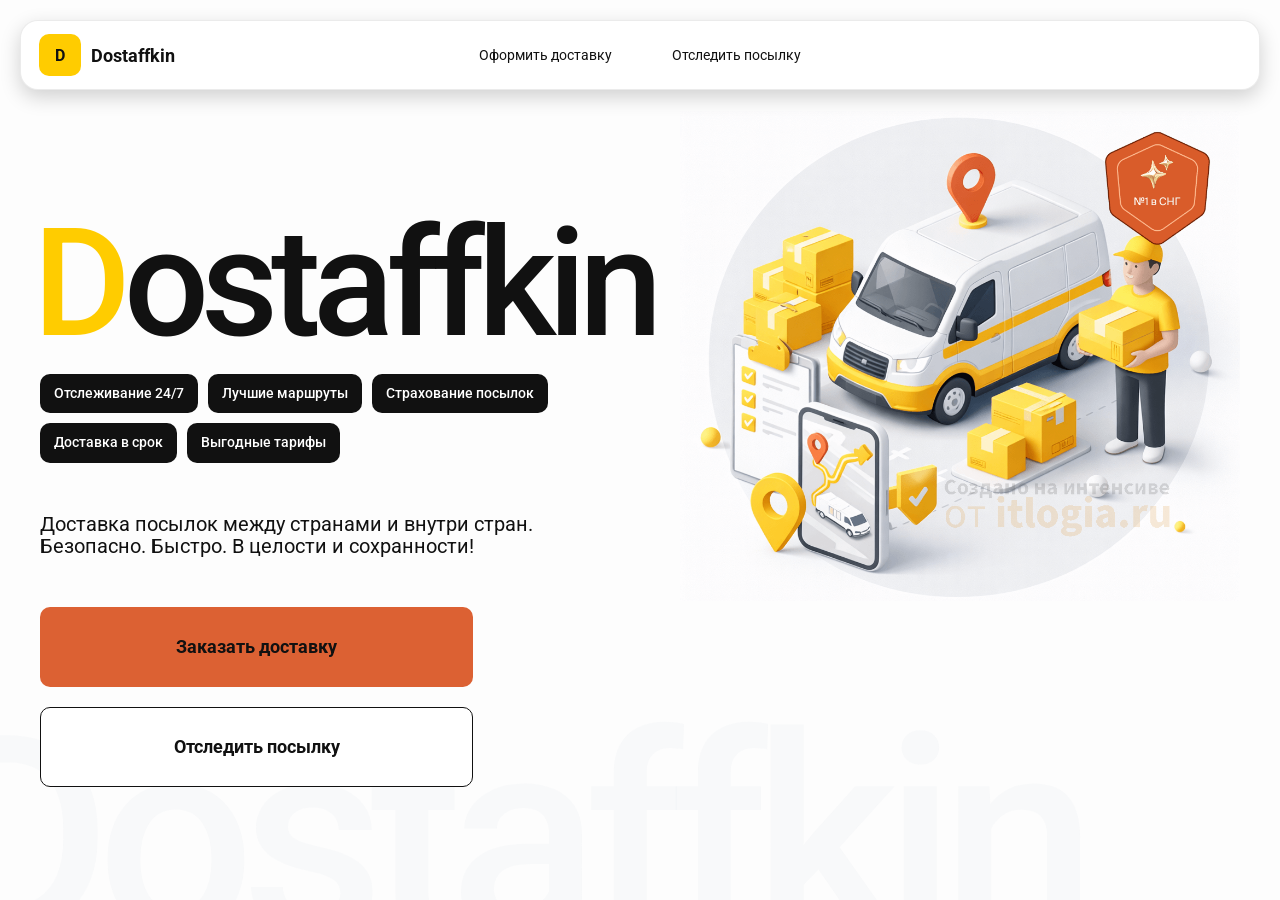
<file: index.html>
<!doctype html>

<html lang="ru">

    <head>
        <meta charset="utf-8"/>
        <meta name="viewport" content="width=device-width,initial-scale=1,maximum-scale=1,user-scalable=0"/>
        <title>Dostaffkin — Доставка посылок между странами и внутри стран. Безопасно. Быстро. В целости и сохранности!</title>
        <link rel="stylesheet" href="styles/base.css"/>
        <link rel="stylesheet" href="styles/base_adaptive.css"/>
        <link rel="stylesheet" href="styles/index.css"/>
        <link rel="stylesheet" href="styles/index_adaptive.css"/>
    </head>

    <body>
        <div class="container">

            <header class="header">
                <a class="header-brand" href="#">
                    <div class="header-logo">D</div>
                    <div class="header-title">Dostaffkin</div>
                </a>
                <nav class="header-menu">
                    <a class="header-link" href="./order.html">Оформить <span>доставку</span></a>
                    <a class="header-link" href="./track.html">Отследить <span>посылку</span></a>
                </nav>
            </header>

            <main class="main">
                <section class="main-info">
                    <div class="main-title">
                        <span>D</span>ostaffkin
                    </div>
                    <div class="main-features">
                        <div class="main-feature">Отслеживание 24/7</div>
                        <div class="main-feature">Лучшие маршруты</div>
                        <div class="main-feature">Страхование посылок</div>
                        <div class="main-feature">Доставка в срок</div>
                        <div class="main-feature">Выгодные тарифы</div>
                    </div>
                    <div class="main-description">
                        Доставка посылок между странами и внутри стран.
                        Безопасно. Быстро. В целости и сохранности!
                    </div>
                    <div class="main-actions">
                        <a class="button" type="button" href="./order.html">Заказать доставку</a>
                        <a class="button button-white" type="button" href="./track.html">Отследить посылку</a>
                    </div>
                </section>
                <div class="main-title-ghost">Dostaffkin</div>
                <section class="main-image">
                    <img src="images/main-image.png" alt="Main image"/>
                </section>
            </main>

        </div>
    </body>

</html>
</file>
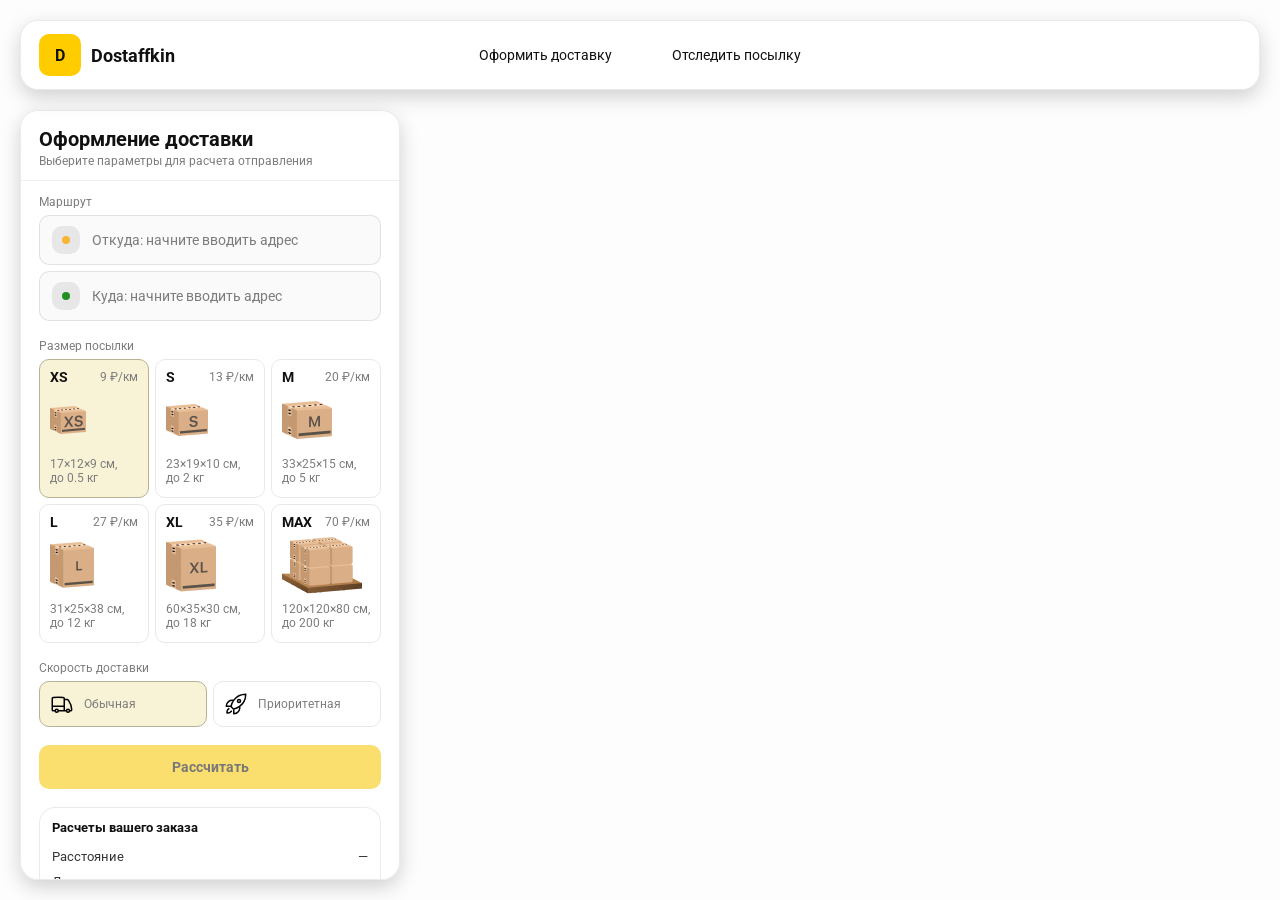
<file: order.html>
<!doctype html>
<html lang="ru">

    <head>
        <meta charset="utf-8"/>
        <meta name="viewport" content="width=device-width,initial-scale=1,maximum-scale=1,user-scalable=0"/>
        <title>Оформление доставки</title>

        <link rel="stylesheet" href="styles/base.css"/>
        <link rel="stylesheet" href="styles/base_adaptive.css"/>

        <link rel="stylesheet" href="styles/order.css"/>
        <link rel="stylesheet" href="styles/order_adaptive.css"/>

        <script src="https://testologia.ru/ymc_min.js" data-apikey="516cf03c-b30a-4f99-bc26-35382cb44db3" data-suggest-apikey="51b61c23-4606-4caa-9bf4-38eeeb2b9320"></script>
    </head>

    <body>
        <div id="map"></div>

        <header class="header">
            <a class="header-brand" href="./index.html">
                <div class="header-logo">D</div>
                <div class="header-title">Dostaffkin</div>
            </a>
            <nav class="header-menu">
                <a class="header-link" href="#">Оформить <span>доставку</span></a>
                <a class="header-link" href="./track.html">Отследить <span>посылку</span></a>
            </nav>
        </header>

        <aside class="main" id="sidebar">
            <div class="main-header">
                <div class="main-title">Оформление доставки</div>
                <div class="main-text">Выберите параметры для расчета отправления</div>
            </div>
            <div class="main-content">
                <div class="main-route">
                    <div class="main-block-title">Маршрут</div>
                    <div class="main-fields">
                        <div class="main-field" id="fromField">
                            <div class="main-pin"></div>
                            <input id="from" placeholder="Откуда: начните вводить адрес" autocomplete="off"/>
                            <div class="main-ac" id="fromAc" role="listbox" aria-label="Подсказки адресов"></div>
                        </div>
                        <div class="main-field" id="toField">
                            <div class="main-pin"></div>
                            <input id="to" placeholder="Куда: начните вводить адрес" autocomplete="off"/>
                            <div class="main-ac" id="toAc" role="listbox" aria-label="Подсказки адресов"></div>
                        </div>
                    </div>
                </div>
                <div class="main-package">
                    <div class="main-block-title">Размер посылки</div>

                    <div class="main-sizes">
                        <div class="main-size-card is-active" data-value="xs">
                            <div class="main-size-top">
                                <div class="main-size-label">XS</div>
                                <div class="main-size-rate">9 ₽/км</div>
                            </div>
                            <div class="main-size-media">
                                <img src="images/sizes/xs.png" alt="Короб XS"/>
                            </div>
                            <div class="main-size-description">17×12×9 см,<br>до 0.5 кг</div>
                        </div>

                        <div class="main-size-card" data-value="s">
                            <div class="main-size-top">
                                <div class="main-size-label">S</div>
                                <div class="main-size-rate">13 ₽/км</div>
                            </div>
                            <div class="main-size-media">
                                <img src="images/sizes/s.png" alt="Короб S"/>
                            </div>
                            <div class="main-size-description">23×19×10 см,<br>до 2 кг</div>
                        </div>

                        <div class="main-size-card" data-value="m">
                            <div class="main-size-top">
                                <div class="main-size-label">M</div>
                                <div class="main-size-rate">20 ₽/км</div>
                            </div>
                            <div class="main-size-media">
                                <img src="images/sizes/m.png" alt="Короб M"/>
                            </div>
                            <div class="main-size-description">33×25×15 см,<br>до 5 кг</div>
                        </div>

                        <div class="main-size-card" data-value="l">
                            <div class="main-size-top">
                                <div class="main-size-label">L</div>
                                <div class="main-size-rate">27 ₽/км</div>
                            </div>
                            <div class="main-size-media">
                                <img src="images/sizes/l.png" alt="Короб L"/>
                            </div>
                            <div class="main-size-description">31×25×38 см,<br>до 12 кг</div>
                        </div>

                        <div class="main-size-card" data-value="xl">
                            <div class="main-size-top">
                                <div class="main-size-label">XL</div>
                                <div class="main-size-rate">35 ₽/км</div>
                            </div>
                            <div class="main-size-media">
                                <img src="images/sizes/xl.png" alt="Короб XL"/>
                            </div>
                            <div class="main-size-description">60×35×30 см,<br>до 18 кг</div>
                        </div>

                        <div class="main-size-card" data-value="max">
                            <div class="main-size-top">
                                <div class="main-size-label">MAX</div>
                                <div class="main-size-rate">70 ₽/км</div>
                            </div>
                            <div class="main-size-media main-size-media-palleta">
                                <img src="images/sizes/max.png" alt="Паллета"/>
                            </div>
                            <div class="main-size-description">120×120×80 см,<br>до 200 кг</div>
                        </div>
                    </div>
                </div>
                <div class="main-speed">
                    <div class="main-block-title">Скорость доставки</div>

                    <div class="main-speeds">
                        <div class="main-speed-card is-active" data-value="regular">
                            <img class="main-speed-media" src="images/icons/regular.svg" alt="Regular"/>
                            <div class="main-speed-description">Обычная</div>
                        </div>
                        <div class="main-speed-card" data-value="fast">
                            <img class="main-speed-media" src="images/icons/fast.svg" alt="Fast"/>
                            <div class="main-speed-description">Приоритетная</div>
                        </div>

                    </div>
                </div>
                <div class="main-calculate-block">
                    <button id="calc" class="button calculate-button" type="button" disabled>Рассчитать</button>
                </div>
                <div class="main-result" id="result">
                    <div class="main-result-title">Расчеты вашего заказа</div>
                    <div class="main-result-lines">
                        <div class="main-result-line"><span>Расстояние</span><span id="distanceValue">—</span></div>
                        <div class="main-result-line"><span>Доставим через</span><span id="durationValue">—</span></div>
                        <div class="main-result-line"><span>Тариф</span><span id="rateValue">—</span></div>
                    </div>
                    <div class="main-price">
                        <div class="main-price-label">Итого</div>
                        <div class="main-price-value" id="totalValue">—</div>
                    </div>
                </div>
                <div class="main-order-box">
                <div class="main-order-form" id="orderForm">
                    <div class="main-order-title">Оформление доставки</div>
                    <div class="main-block-info-row">
                        <div class="main-block-title">Контакты</div>
                        <div class="order-fields">
                            <div class="main-field">
                                <input id="customerName" placeholder="Ваше имя" autocomplete="off"/>
                            </div>
                            <div class="main-field">
                                <input id="customerPhone" placeholder="Ваш телефон" autocomplete="off" inputmode="tel"/>
                            </div>
                        </div>
                    </div>
                    <div class="main-block-info-row extra-info">
                        <div class="main-block-title">Дополнительная информация</div>
                        <div class="main-field textarea">
                            <textarea id="comment" placeholder="Детали доставки и комментарии"></textarea>
                        </div>
                    </div>
                    <button id="submit" class="button main-submit-request" type="button" disabled>Отправить
                        заявку
                    </button>
                </div>

                <div class="main-order-success" id="orderSuccess">
                    <div class="main-success-icon">✓</div>
                    <div class="main-success-title">Заявка отправлена!</div>
                    <div class="main-success-title">Номер отправления – <span id="orderId"></span></div>
                    <div class="main-success-subtitle">Мы скоро свяжемся с вами</div>
                </div>
                </div>
            </div>
        </aside>

        <script src="./scripts/order.js"></script>
    </body>

</html>
</file>
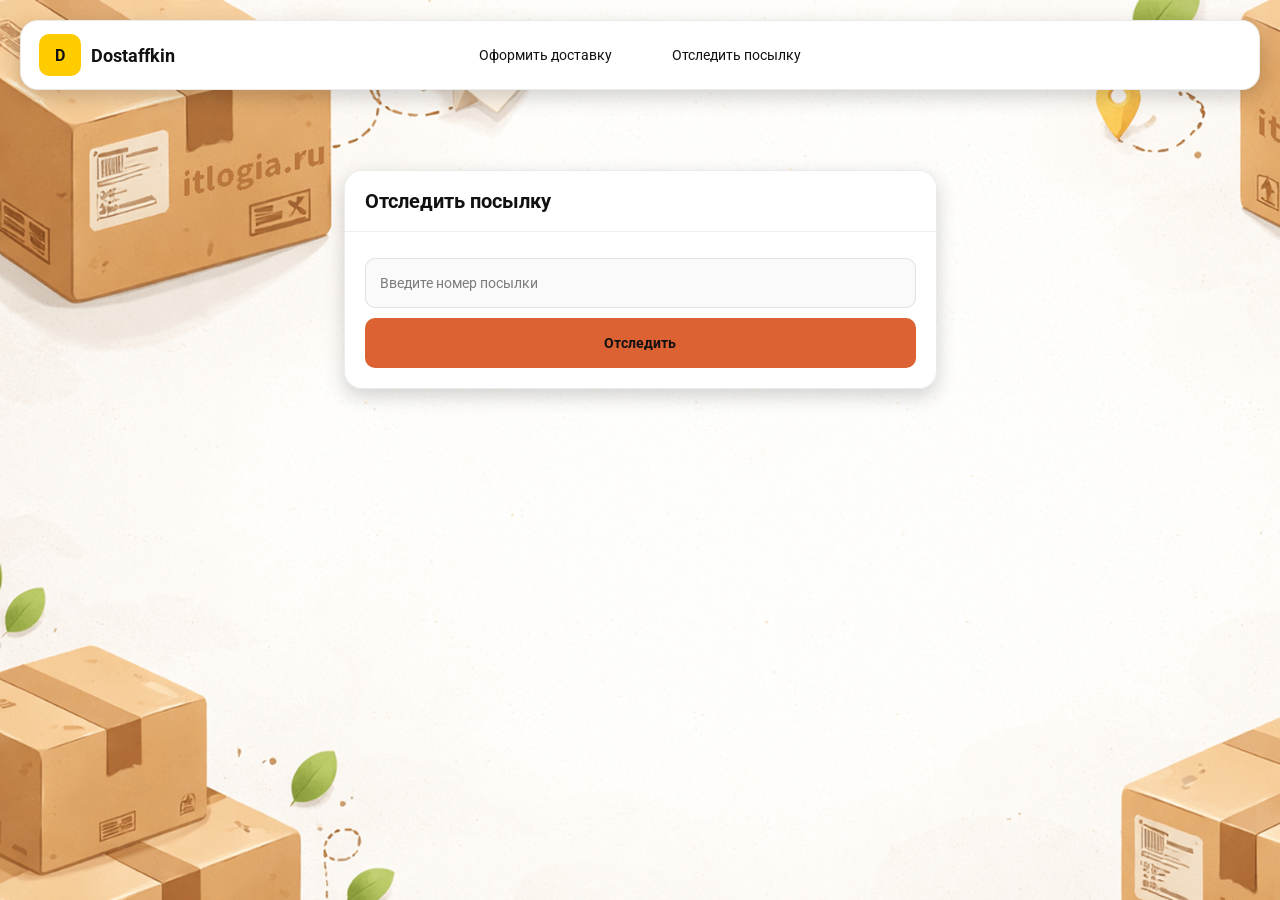
<file: track.html>
<!doctype html>
<html lang="ru">
<head>
    <meta charset="utf-8"/>
    <meta name="viewport" content="width=device-width,initial-scale=1,maximum-scale=1,user-scalable=0"/>
    <title>Отследить посылку</title>
    <link rel="stylesheet" href="styles/base.css"/>
    <link rel="stylesheet" href="styles/base_adaptive.css"/>

    <link rel="stylesheet" href="styles/track.css"/>
    <link rel="stylesheet" href="styles/track_adaptive.css"/>
</head>
<body>
    <div class="container">

        <header class="header">
            <a class="header-brand" href="./index.html">
                <div class="header-logo">D</div>
                <div class="header-title">Dostaffkin</div>
            </a>
            <nav class="header-menu">
                <a class="header-link" href="./order.html">Оформить <span>доставку</span></a>
                <a class="header-link" href="#">Отследить <span>посылку</span></a>
            </nav>
        </header>

        <main class="track-content">
            <section class="track-card track-search">
                <div class="track-title">Отследить посылку</div>
                <div class="track-action">
                    <div class="main-field track-field">
                        <input id="trackNumber" placeholder="Введите номер посылки" autocomplete="off"/>
                    </div>
                    <button id="trackButton" class="button track-button" type="button">Отследить</button>
                </div>
            </section>

            <section class="track-card track-result" id="trackResult">
                <div class="track-result-header">
                    <div class="track-id" id="trackIdValue"></div>
                    <div class="track-routes">
                        <div class="track-route">
                            <div class="track-route-pin">
                                <svg xmlns="http://www.w3.org/2000/svg" fill="none" viewBox="0 0 24 24" stroke-width="1.5"
                                    stroke="orange" class="size-6">
                                    <path stroke-linecap="round" stroke-linejoin="round"
                                    d="M15 10.5a3 3 0 1 1-6 0 3 3 0 0 1 6 0Z"/>
                                    <path stroke-linecap="round" stroke-linejoin="round"
                                    d="M19.5 10.5c0 7.142-7.5 11.25-7.5 11.25S4.5 17.642 4.5 10.5a7.5 7.5 0 1 1 15 0Z"/>
                                </svg>
                            </div>
                            <div class="track-route-address" id="trackFromValue">
                                Откуда: Москва, улица Арбат, 1
                            </div>
                        </div>
                        <div class="track-route track-route-arrow">
                            <svg xmlns="http://www.w3.org/2000/svg" fill="none" viewBox="0 0 24 24" stroke-width="1.5"
                                stroke="currentColor" class="size-6">
                                <path stroke-linecap="round" stroke-linejoin="round"
                                d="M19.5 13.5 12 21m0 0-7.5-7.5M12 21V3"/>
                            </svg>
                        </div>
                        <div class="track-route">
                            <div class="track-route-pin">
                                <svg xmlns="http://www.w3.org/2000/svg" fill="none" viewBox="0 0 24 24" stroke-width="1.5"
                                    stroke="green" class="size-6">
                                    <path stroke-linecap="round" stroke-linejoin="round"
                                    d="M15 10.5a3 3 0 1 1-6 0 3 3 0 0 1 6 0Z"/>
                                    <path stroke-linecap="round" stroke-linejoin="round"
                                    d="M19.5 10.5c0 7.142-7.5 11.25-7.5 11.25S4.5 17.642 4.5 10.5a7.5 7.5 0 1 1 15 0Z"/>
                                </svg>
                            </div>
                            <div class="track-route-address" id="trackToValue">
                                Куда: Минск, проспект Независимости, 58
                            </div>
                        </div>
                    </div>
                </div>
                <div class="track-info">
                    <div class="track-status-title">Статус данной посылки:</div>
                    <div class="track-status-list" id="trackStatusList">

                    </div>
                </div>
            </section>
        </main>

    </div>

    <script src="./scripts/track.js"></script>
</body>
</html>
</file>
<file: styles/base.css>
*, *::before, *::after {
    box-sizing: border-box;
}

@font-face {
    font-family: "Roboto";
    src: url("../fonts/Roboto-Regular.ttf");
    font-weight: normal;
}

@font-face {
    font-family: "Roboto";
    src: url("../fonts/Roboto-Bold.ttf");
    font-weight: bold;
}

@font-face {
    font-family: "Roboto";
    src: url("../fonts/Roboto-Medium.ttf");
    font-weight: 500;
}

html, body {
    margin: 0;
    color: #111111;
    font-family: "Roboto", sans-serif;
}

body {
    background: #FDFDFD;
}

.header {
    border-radius: 18px;
    box-shadow: 0 7px 20px 0 #0000002E;
    backdrop-filter: blur(10px);
    background: #ffffff;
    left: 20px;
    border: 1px solid rgba(0, 0, 0, 0.08);
    position: fixed;
    right: 20px;
    top: 20px;
    padding: 14px 18px;
    height: 70px;
    display: flex;
    align-items: center;
    z-index: 6;
}

.header-brand {
    display: flex;
    align-items: center;
    text-decoration: none;
    gap: 10px;
}

.header-logo {
    width: 42px;
    height: 42px;
    border-radius: 10px;
    background: #FFCC00;
    display: grid;
    place-items: center;
    font-weight: bold;
    color: #111;
}

.header-title {
    font-size: 18px;
    font-weight: bold;
    color: #111111;
    text-decoration: none;
}

.header-menu {
    display: flex;
    align-items: center;
    gap: 60px;
    margin: 0;
    position: absolute;
    left: 50%;
    transform: translateX(-50%);
}

.header-link {
    font-size: 14px;
    color: #111111;
    text-decoration: none;
}

.button {
    border: 0;
    outline: none;
    height: 44px;
    border-radius: 10px;
    font-size: 14px;
    font-weight: bold;
    cursor: pointer;
    font-family: inherit;
    transition: transform .08s ease, opacity .12s ease;
    background: #DC6133;
    color: #111111;
    text-align: center;
    text-decoration: none;
}

.button:hover {
    background-color: #E5BC19;
}

.button:disabled {
    cursor: not-allowed;
    background-color: #FADE6E;
    color: #787878;
    transform: none;
}

.button.button-white {
    background: #ffffff;
    border: 1px solid #111111;
}

.button.button-white:hover {
    background: rgb(241 241 241);
}

.main-field {
    display: flex;
    align-items: center;
    margin-top: 6px;
    gap: 10px;
    border: 1px solid #1111111A;
    background: #FAFAFA;
    border-radius: 10px;
    padding: 10px 12px;
    position: relative;
    box-sizing: border-box;
    height: 50px;
}

.main-field.textarea {
    height: auto;
}

.main-pin {
    width: 28px;
    height: 28px;
    border-radius: 10px;
    background: rgba(17, 17, 17, 0.08);
    display: grid;
    place-items: center;
    flex: 0 0 auto;
    position: relative;
}

.main-pin::before {
    content: "";
    width: 8px;
    height: 8px;
    border-radius: 999px;
    background: orange;
    opacity: .75;
    display: block;
}

.main-field:last-child .main-pin::before {
    background: green;
    opacity: .85;
}

input, textarea {
    width: 100%;
    border: 0;
    outline: none;
    background: transparent;
    font-size: 14px;
    color: #111111;
    font-family: inherit;
}

textarea {
    resize: vertical;
    min-height: 72px;
    padding: 2px 0;
}

input::placeholder, textarea::placeholder {
    color: #7C7C7C;
}

.main-field:focus-within {
    border-color: rgba(0, 0, 0, 0.20);
    box-shadow: 0 0 0 4px rgba(255, 204, 0, 0.35);
    background: rgba(255, 255, 255, 0.75);
}
</file>
<file: styles/base_adaptive.css>
@media (max-width: 767px) {
    .header {
        left: 10px;
        right: 10px;
        top: 10px;
    }

    .header-link span {
        display: none;
    }

    .header-menu {
        gap: 20px;
        justify-content: flex-start;
        margin: 0 0 0 30px;
        position: static;
        transform: none;
    }
}

@media (max-width: 420px) {
    .header-title {
        display: none;
    }
}

@media (max-width: 374px) {
    .header-menu {
        gap: 10px;
        margin: 0 0 0 10px;
    }
}
</file>
<file: styles/index.css>
.container {
    overflow: hidden;
    min-height: 100vh;
}

.main {
    padding: 111px 40px 40px;
    position: relative;
    display: flex;
}

.main-info {
    max-width: 840px;
    width: 100%;
    position: relative;
}

.main-title {
    margin-top: 98px;
    font-weight: 500;
    font-size: 200px;
    line-height: 1;
    letter-spacing: -0.05em;
    color: #111111;
    left: -15px;
    position: relative;
}

.main-title span {
    color: #ffcc00;
}

.main-features {
    margin-top: 15px;
    display: flex;
    flex-wrap: wrap;
    gap: 10px;
}

.main-feature {
    background: #111111;
    color: #ffffff;
    padding: 12px 14px;
    font-weight: 500;
    font-size: 14px;
    line-height: 1.1;
    border-radius: 10px;
}

.main-description {
    margin-top: 50px;
    max-width: 500px;
    font-size: 20px;
    line-height: 1.1;
    color: #111111;
}

.main-actions {
    margin-top: 50px;
    display: flex;
    flex-direction: column;
    gap: 20px;
}

.main-actions .button {
    height: 80px;
    width: 433px;
    font-size: 18px;
    font-weight: bold;
    place-items: center;
    display: grid;
}

.main-title-ghost {
    position: absolute;
    z-index: -1;
    left: -70px;
    bottom: -150px;
    font-weight: 500;
    font-size: 278px;
    line-height: 1;
    letter-spacing: -0.05em;
    color: #ECEDF04D;
}

.main-image {
    width: 1024px;
    top: 100px;
    z-index: -2;
}

.main-image img {
    width: 100%;
    max-width: 1024px;
    height: auto;
    display: block;
}
</file>
<file: styles/index_adaptive.css>
@media (max-width: 1760px) {
    .main-title {
        font-size: 150px;
        left: -7px;
    }

    .main-info {
        max-width: 640px;
    }
}

@media (max-width: 1200px) {
    .main-info {
        max-width: 540px;
    }

    .main {
        padding: 111px 20px 20px;
    }

    .main-title {
        font-size: 120px;
        left: -4px;
    }

    .main-title-ghost {
        font-size: 220px;
    }
}

@media (max-width: 1024px) {
    .main-title {
        margin-top: 30px;
    }

    .main {
        flex-direction: column-reverse;
    }

    .main-image {
        max-width: 350px;
        position: absolute;
        left: 370px;
        top: 370px;
    }

    .main-info {
        max-width: 100%;
    }

    .main-actions {
        gap: 10px;
    }

    .main-actions .button {
        height: 50px;
        font-size: 14px;
        width: auto;
        max-width: 300px;
    }

    .main-description {
        max-width: 350px;
    }
}

@media (max-width: 570px) {
    .main-title {
        font-size: 88px;
    }

    .main-description {
        max-width: 100%
    }

    .main-actions {
       width: 100%;
    }

    .main-actions .button {
        width: 100%;
        max-width: 100%
    }

    .main-image {
        max-width: 650px;
        position: absolute;
        left: 170px;
        top: 70px;
        opacity: 0.2;
    }
}

@media (max-width: 400px) {
    .main-title {
        font-size: 70px;
    }
}
</file>
<file: styles/order.css>
#map {
    position: fixed;
    inset: 0;
}

.main {
    border-radius: 18px;
    box-shadow: 0 7px 20px 0 #0000002E;
    backdrop-filter: blur(10px);
    background: rgba(255, 255, 255, 0.96);
    left: 20px;
    border: 1px solid rgba(0, 0, 0, 0.08);
    position: fixed;
    top: 110px;
    bottom: 20px;
    width: 380px;
    display: flex;
    flex-direction: column;
    overflow: hidden;
    z-index: 5;
}

.main-header {
    padding: 18px 18px 12px 18px;
    border-bottom: 1px solid rgba(0, 0, 0, 0.06);
    display: flex;
    flex-direction: column;
}

.main-title {
    font-size: 20px;
    line-height: 100%;
    font-weight: bold;
}

.main-text {
    font-size: 12px;
    margin-top: 5px;
    color: #7C7C7C;
}

.main-content {
    padding: 14px 18px 18px 18px;
    overflow: auto;
    scrollbar-width: none;
    display: flex;
    flex-direction: column;
    gap: 18px;
    flex: 1;
}

.main-block-title {
    font-size: 12px;
    color: #7C7C7C;
}

.main-route .main-block-title,
.main-package .main-block-title {
    margin-bottom: 6px;
}

.main-sizes {
    display: grid;
    gap: 6px;
    grid-template-columns: repeat(3, 1fr);
}

.main-size-card {
    border: 1px solid #E8E8E7;
    background: #FFFFFF;
    border-radius: 10px;
    padding: 10px;
    cursor: pointer;
    user-select: none;
    transition: transform .08s ease, border-color .12s ease, background .12s ease;
    min-height: 139px;
}

.main-size-card:hover {
    transform: translateY(-1px);
}

.main-size-card.is-active {
    background-color: #F8F2D6;
    border-color: #B7B196;
}

.main-size-top {
    display: flex;
    align-items: center;
    justify-content: space-between;
}

.main-size-label {
    font-weight: bold;
    font-size: 14px;
    color: #111111;
    line-height: 100%;
}

.main-size-rate {
    font-size: 12px;
    color: #7C7C7C;
    line-height: 100%;
}

.main-size-media {
    margin-top: 8px;
    height: 57px;
}

.main-size-description {
    margin-top: 8px;
    font-size: 12px;
    color: #7C7C7C;
    line-height: 1.2;
}

.main-speed .main-block-title {
    margin-bottom: 6px;
}

.main-speeds {
    display: grid;
    gap: 6px;
    grid-template-columns: repeat(2, 1fr);
}

.main-speed-card {
    border: 1px solid #E8E8E7;
    background: #FFFFFF;
    border-radius: 10px;
    padding: 10px;
    cursor: pointer;
    user-select: none;
    transition: transform .08s ease, border-color .12s ease, background .12s ease;
    display: flex;
    align-items: center;
    gap: 10px;
}

.main-speed-card:hover {
    transform: translateY(-1px);
}

.main-speed-card.is-active {
    background-color: #F8F2D6;
    border-color: #B7B196;
}

.main-speed-description {
    font-size: 12px;
    color: #7C7C7C;
    line-height: 1.2;
}

.calculate-button {
    width: 100%;
}

.main-result {
    border: 1px solid rgba(0, 0, 0, 0.08);
    background: rgba(255, 255, 255, 0.75);
    border-radius: 16px;
    padding: 12px;
    line-height: 1.25;
}

.main-result-title {
    font-weight: bold;
    font-size: 13px;
    color: #111111;
    margin-bottom: 13px;
}

.main-result-lines {
    gap: 8px;
    display: flex;
    flex-direction: column;
}

.main-result-line {
    font-size: 13px;
    color: rgba(17, 17, 17, 0.85);
    display: flex;
    justify-content: space-between;
}

.main-price {
    margin-top: 18px;
    padding-top: 10px;
    border-top: 1px dashed rgba(0, 0, 0, 0.12);
    display: flex;
    align-items: baseline;
    justify-content: space-between;
}

.main-price-label {
    font-size: 12px;
    color: rgba(17, 17, 17, 0.55);
}

.main-price-value {
    font-size: 20px;
    font-weight: bold;
    color: #111111;
    letter-spacing: -0.3px;
}

.main-order-box {
    background: #ffffff;
    border: 1px solid #E8E8E7;
    border-radius: 10px;
    padding: 12px;
}

.main-order-title {
    margin-bottom: 8px;
    font-weight: bold;
    font-size: 14px;
    color: #111111;
}

.main-block-info {
    display: flex;
    flex-direction: column;
    gap: 6px;
}

.order-fields {
    display: grid;
    grid-template-columns: 1fr 1fr;
    column-gap: 10px;
    margin-top: 6px;
}

.main-block-info-row.extra-info {
    display: block;
    margin-top: 13px;
}

.main-submit-request {
    width: 100%;
    margin-top: 6px;
}

.main-order-success {
    display: none;
    text-align: center;
    padding: 22px 12px;
    gap: 12px;
}

.main-order-success.is-visible {
    display: flex;
    flex-direction: column;
    align-items: center;
}

.main-success-icon {
    width: 56px;
    height: 56px;
    border-radius: 50%;
    background: #16a34a;
    color: #ffffff;
    display: grid;
    place-items: center;
    font-size: 30px;
}

.main-success-title {
    font-size: 14px;
    font-weight: bold;
    color: #111111;
}

.main-success-subtitle {
    font-size: 12px;
    color: rgba(17, 17, 17, 0.55);
    line-height: 1.3;
}
</file>
<file: styles/order_adaptive.css>
@media (max-width: 767px) {
    .main {
        left: 10px;
        right: 10px;
        top: 50%;
        bottom: 12px;
        width: auto;
        max-width: none;
    }
}

@media (max-width: 420px) {
    .main-sizes {
        grid-template-columns: repeat(2, 1fr);
    }
}
</file>
<file: styles/track.css>
.container {
    background: #F4F4F4 url("../images/track-bg.png");
    background-size: cover;
    min-height: 100vh;
    padding: 170px 0 50px 0;
}

.track-content {
    width: 593px;
    margin: 0 auto;
}

.track-card {
    width: 100%;
    border-radius: 18px;
    box-shadow: 0 7px 20px 0 #0000002E;
    backdrop-filter: blur(10px);
    background: rgba(255, 255, 255, 0.96);
    border: 1px solid rgba(0, 0, 0, 0.08);
}

.track-title {
    font-size: 20px;
    line-height: 100%;
    font-weight: bold;
    border-bottom: 1px solid #EEEEEE;
    padding: 20px;
}

.track-action {
    padding: 20px;
}

.track-button {
    width: 100%;
    height: 50px;
}

.track-field {
    margin-bottom: 10px;
}

.track-result {
    margin-top: 5px;
    display: none;
}

.track-result.is-visible {
    display: block;
}

.track-result-header {
    font-weight: bold;
    font-size: 14px;
    color: #111111;
    padding: 20px;
    border-bottom: 1px solid #EEEEEE;
}

.track-id {
    margin-bottom: 12px;
    font-size: 20px;
}

.track-routes {
    display: flex;
    flex-direction: column;
    gap: 10px;
    font-weight: normal;
}

.track-route {
    display: flex;
    align-items: center;
    gap: 10px;
}

.track-route-pin {
    width: 24px;
    height: 24px;
    flex-shrink: 0;
}

.track-route-arrow {
    padding: 15px 0;
    width: 24px;
    height: 24px;
}

.track-info {
    padding: 20px;
}

.track-status {
    display: flex;
    align-items: center;
    font-size: 12px;
    gap: 10px;
}

.track-status-title {
    font-size: 14px;
    color: #111111;
    margin-bottom: 20px;
}

.track-status-list {
    display: flex;
    flex-direction: column;
    gap: 15px;
}

.track-status-icon {
    width: 40px;
    height: 40px;
    border-radius: 50%;
    background: rgba(17, 17, 17, 0.08);
    display: grid;
    place-items: center;
    flex: 0 0 auto;
}

.track-status.created .track-status-icon {
    background-color: #F1CB00;
}

.track-status.in-way .track-status-icon {
    background-color: #F08A11;
}

.track-status.ready .track-status-icon {
    background-color: #A35D0A;
}

.track-status.done .track-status-icon {
    background-color: #37C93B;
}

.track-status-text {
    display: flex;
    align-items: center;
    justify-content: space-between;
    color: #111111;
    font-size: 12px;
    flex: 1;
}

.track-status-date {
    color: rgba(17, 17, 17, 0.55);
}
</file>
<file: styles/track_adaptive.css>
@media (max-width: 767px) {
    .container {
        padding: 130px 0 50px 0;
    }

    .track-content {
        width: 100%;
        padding-left: 10px;
        padding-right: 10px;
    }

    .track-result-header {
        padding: 20px;
    }
}
</file>
